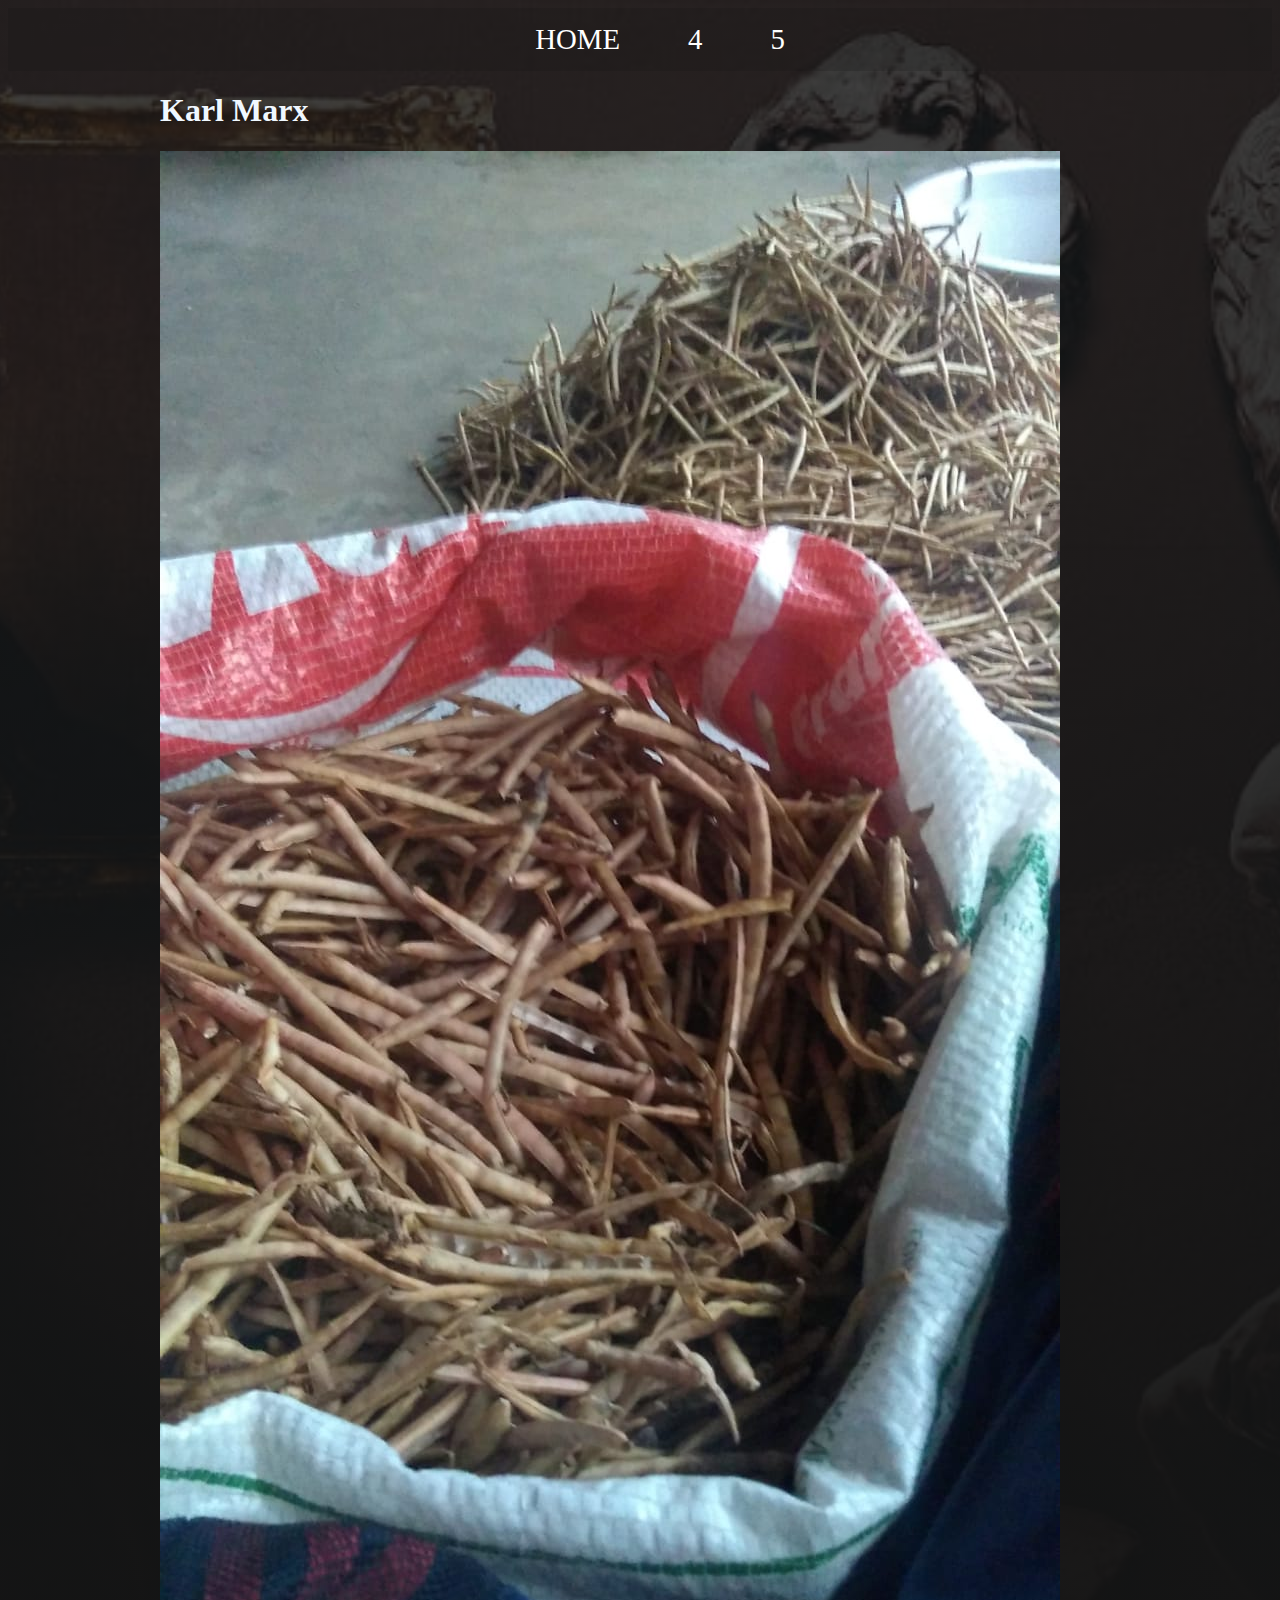
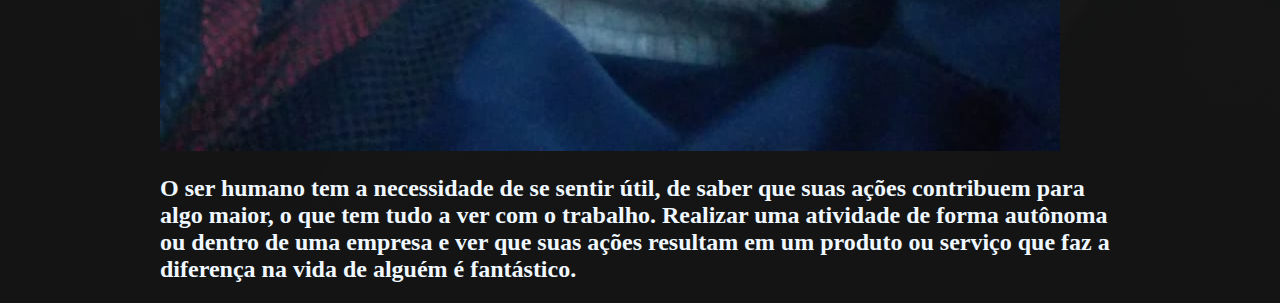
<file: 4.HTML>
<!DOCTYPE html>
<html lang="pt-br">
<head>
    <meta charset="UTF-8">
    <meta http-equiv="X-UA-Compatible" content="IE=edge">
    <meta name="viewport" content="width=device-width, initial-scale=1.0">
    <link rel="stylesheet" href="4.css">
    
    <title>Karl Marx</title>
</head>
<body>
  <header>
    <div class="menu-content">
      
      <nav class="header-menu">
          <ul class="list-itens">
              <a href="index.html">
                  <li>Home</li>
             
              <a href="4.HTML">
                <LI>4</LI>
              </A>
              <a href="5.HTML">
                <LI>5</LI>
              </A> 
              
             
              
      </nav>
  </div>
  </header>
  <nav>
    <div class="logo">
        <a href="index.html">

        </a>
    </div>
    
  </nav>
  <section class="corpo">
    <div class="texto">
        <h1 class="titulo">Karl Marx</h1>
        <div class="conteudo">
          <div class="imagem">
            <IMG SRC="WhatsApp Image 2022-12-11 at 19.28.49.jpeg"></IMG>
          
          </div>
         <div class="texto">
            <h2>O ser humano tem a necessidade de se sentir útil, de saber que suas ações contribuem para algo maior, o que tem tudo a ver com o trabalho. Realizar uma atividade de forma autônoma ou dentro de uma empresa e ver que suas ações resultam em um produto ou serviço que faz a diferença na vida de alguém é fantástico.</h2>
          
         </div>
          
          
          
          
        </div>
        
        
    </div>

  </section>
</body>
</html>
</file>
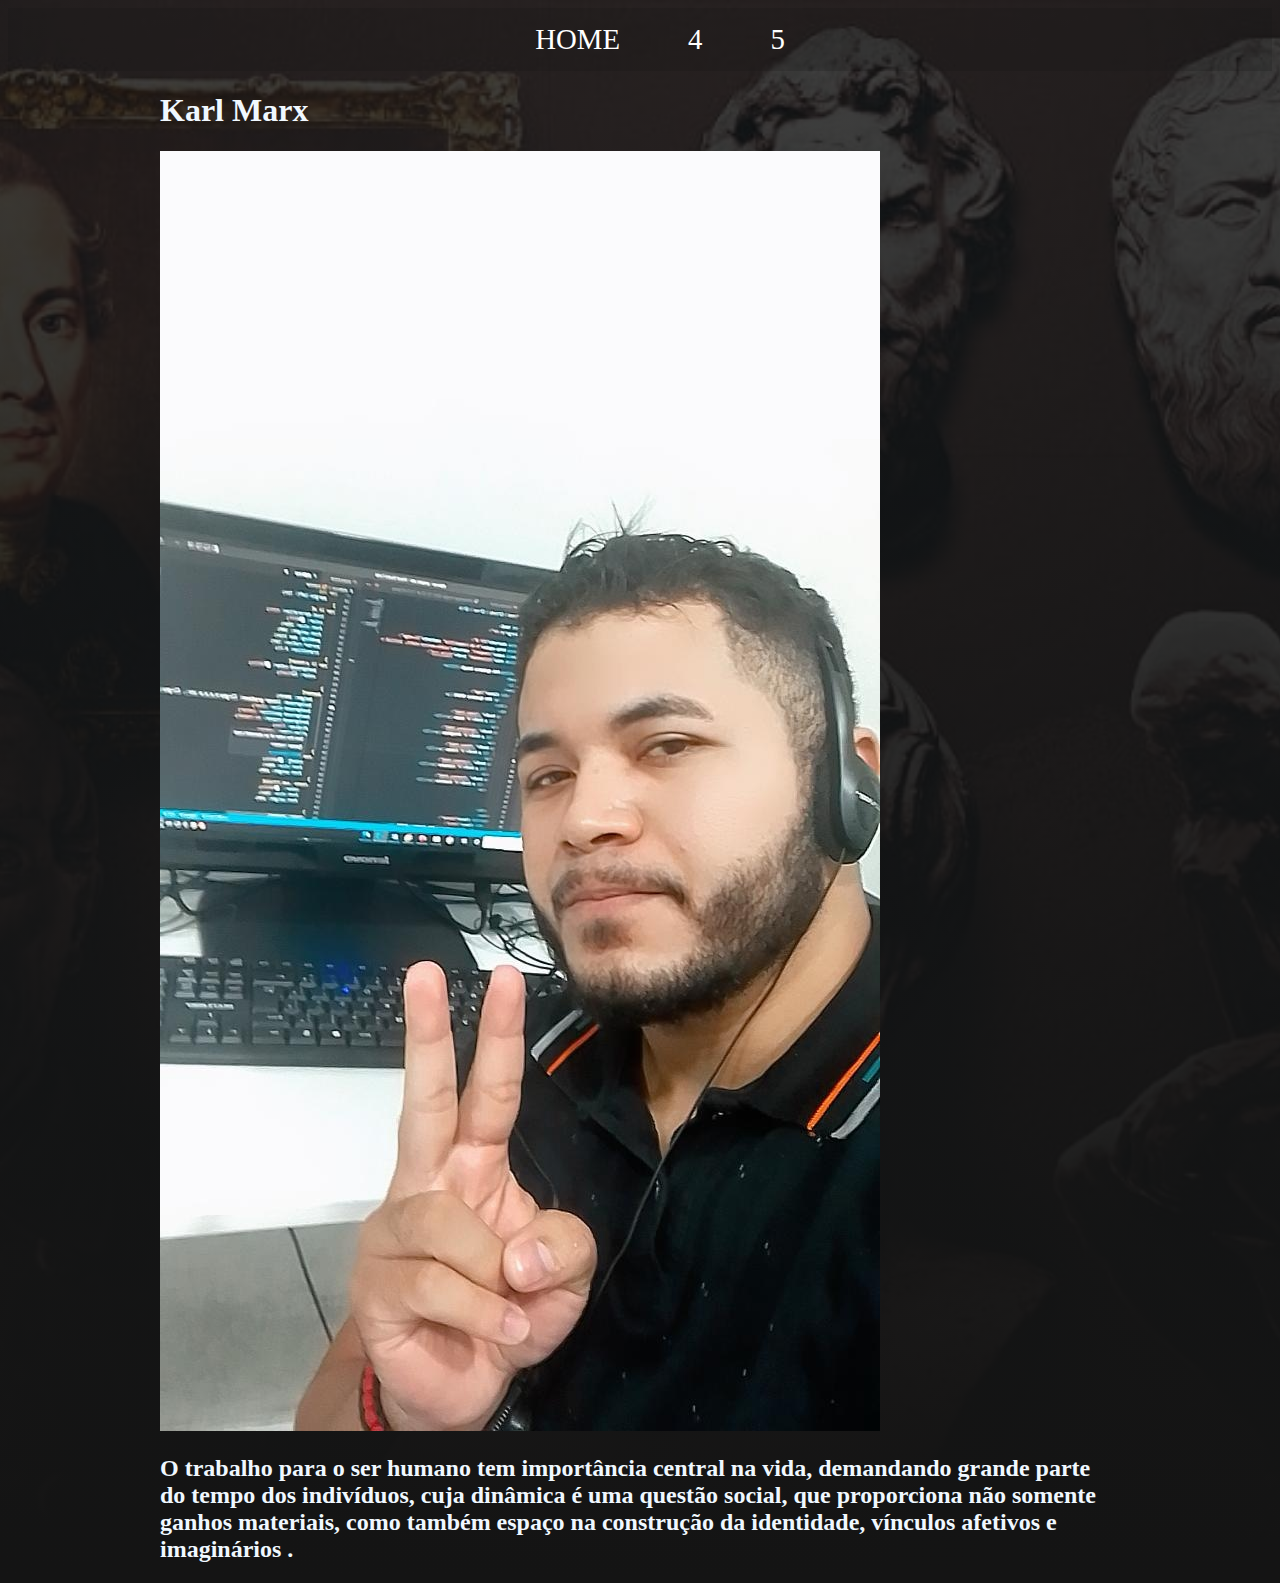
<file: 5.html>
<!DOCTYPE html>
<html lang="pt-br">
<head>
    <meta charset="UTF-8">
    <meta http-equiv="X-UA-Compatible" content="IE=edge">
    <meta name="viewport" content="width=device-width, initial-scale=1.0">
    <link rel="stylesheet" href="4.css">
    
    <title>Karl Marx</title>
</head>
<body>
  <header>
    <div class="menu-content">
      
      <nav class="header-menu">
          <ul class="list-itens">
              <a href="index.html">
                  <li>Home</li>
             
              <a href="4.HTML">
                <LI>4</LI>
              </A>
              <a href="5.HTML">
                <LI>5</LI>
              </A> 
              
             
              
      </nav>
  </div>
  </header>
  <nav>
    <div class="logo">
        <a href="index.html">

        </a>
    </div>
    
  </nav>
  <section class="corpo">
    <div class="texto">
        <h1 class="titulo">Karl Marx</h1>
        <div class="conteudo">
          <div class="imagem">
            <IMG SRC="WhatsApp Image 2022-12-09 at 16.09.51.jpeg"></IMG>
          
          </div>
         <div class="texto">
          <h2>O trabalho para o ser humano tem importância central na vida, demandando grande parte do tempo dos indivíduos, cuja dinâmica é uma questão social, que proporciona não somente ganhos materiais, como também espaço na construção da identidade, vínculos afetivos e imaginários .</h2>
          
         </div>
          
          
          
          
        </div>
        
        
    </div>

  </section>
</body>
</html>
</file>
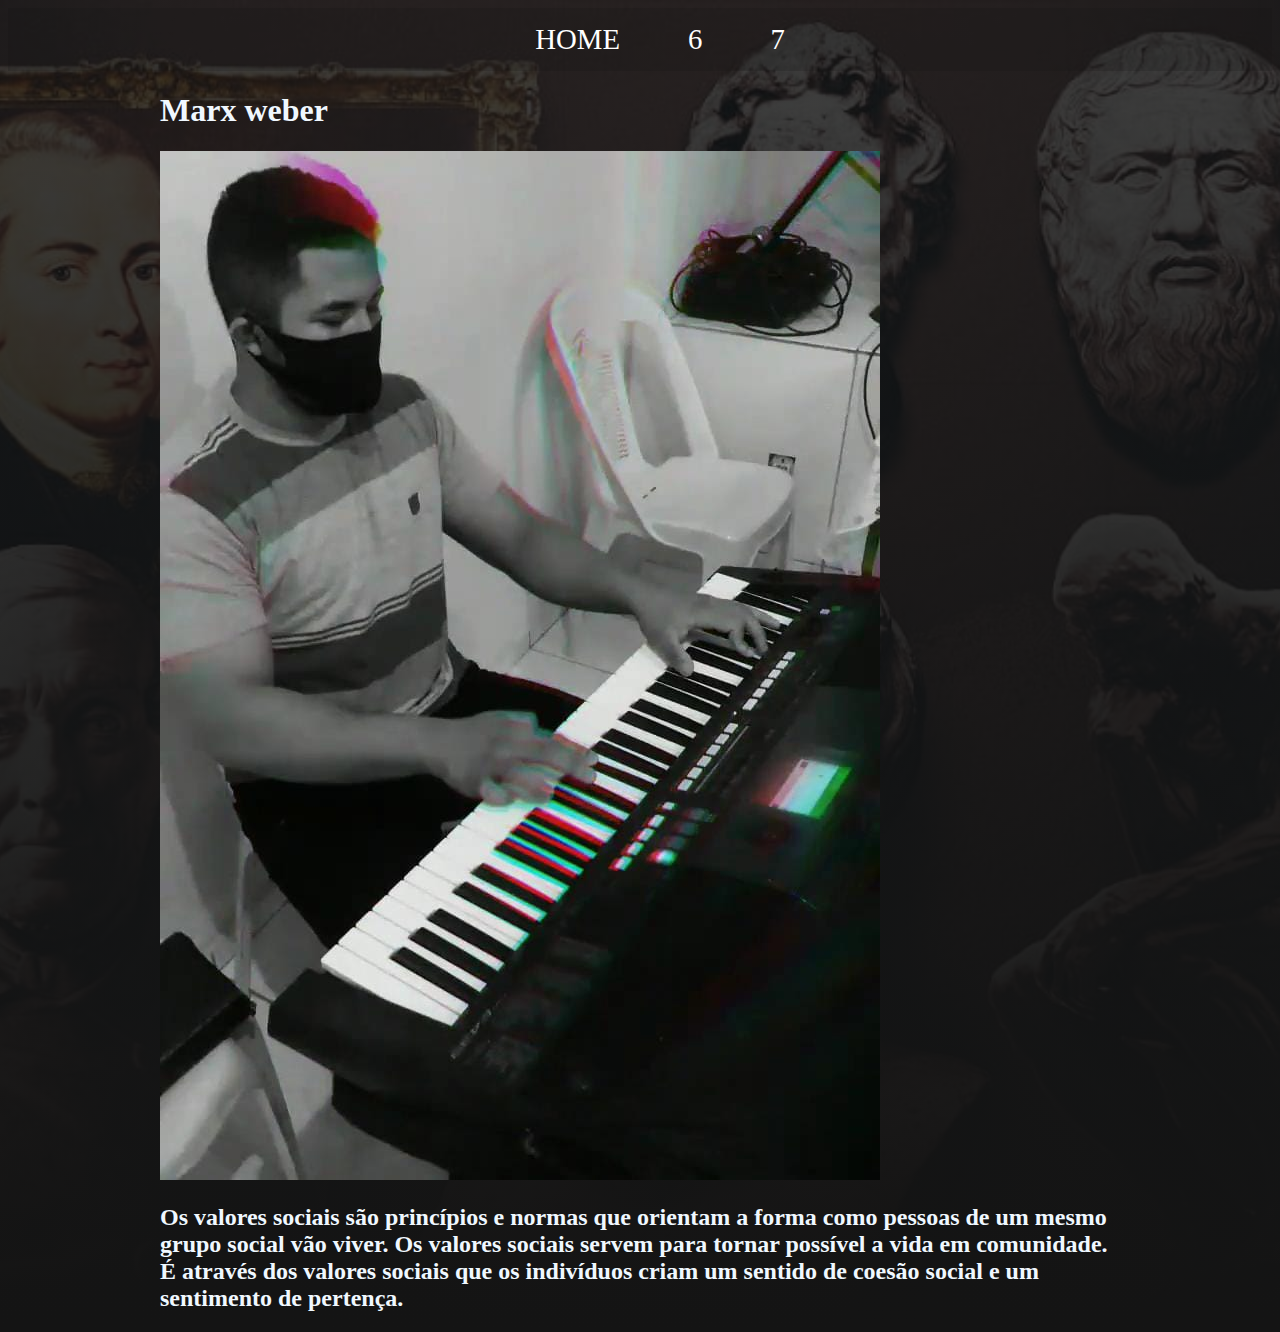
<file: 6.html>
<!DOCTYPE html>
<html lang="pt-br">
<head>
    <meta charset="UTF-8">
    <meta http-equiv="X-UA-Compatible" content="IE=edge">
    <meta name="viewport" content="width=device-width, initial-scale=1.0">
    <link rel="stylesheet" href="weber.css">
    
    <title>Marx weber</title>
</head>
<body>
  <header>
    <div class="menu-content">
      
      <nav class="header-menu">
          <ul class="list-itens">
              <a href="index.html">
                  <li>Home</li>
             
              <a href="6.html">
                <LI>6</LI>
              </A>
              <a href="7.html">
                <LI>7</LI>
              </A> 
              
             
              
      </nav>
  </div>
  </header>
  <nav>
    <div class="logo">
        <a href="index.html">

        </a>
    </div>
    
  </nav>
  <section class="corpo">
    <div class="texto">
        <h1 class="titulo">Marx weber</h1>
        <div class="conteudo">
          <div class="imagem">
            <IMG SRC="WhatsApp Image 2022-12-11 at 23.59.11.jpeg"></IMG>
          
          </div>
         <div class="texto">
             <h2> Os valores sociais são princípios e normas que orientam a forma como pessoas de um mesmo grupo social vão viver. Os valores sociais servem para tornar possível a vida em comunidade. É através dos valores sociais que os indivíduos criam um sentido de coesão social e um sentimento de pertença. </h2>
          
         </div>
          
          
          
          
        </div>
        
        
    </div>

  </section>
</body>
</html>
</file>
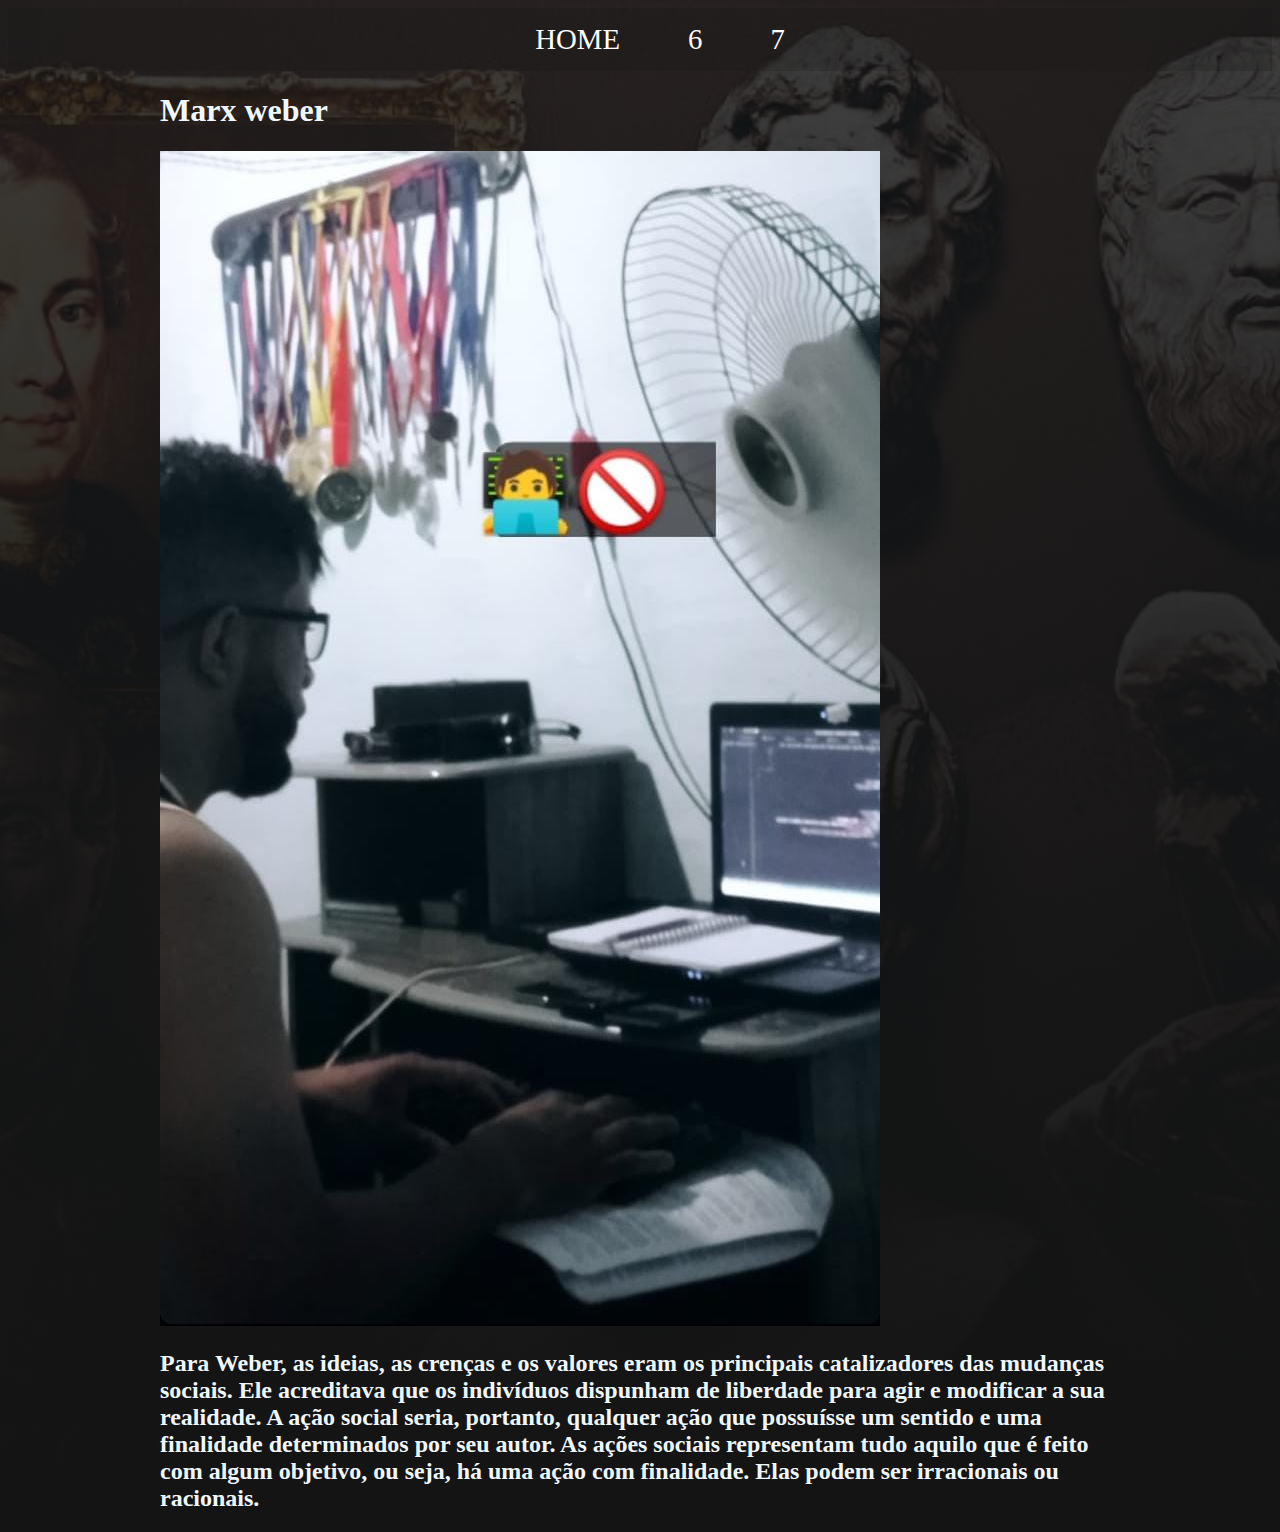
<file: 7.html>
<!DOCTYPE html>
<html lang="pt-br">
<head>
    <meta charset="UTF-8">
    <meta http-equiv="X-UA-Compatible" content="IE=edge">
    <meta name="viewport" content="width=device-width, initial-scale=1.0">
    <link rel="stylesheet" href="weber.css">
    
    <title>Marx weber</title>
</head>
<body>
  <header>
    <div class="menu-content">
      
      <nav class="header-menu">
          <ul class="list-itens">
              <a href="index.html">
                  <li>Home</li>
             
              <a href="6.HTML">
                <LI>6</LI>
              </A>
              <a href="7.HTML">
                <LI>7</LI>
              </A> 
              
             
              
      </nav>
  </div>
  </header>
  <nav>
    <div class="logo">
        <a href="index.html">

        </a>
    </div>
    
  </nav>
  <section class="corpo">
    <div class="texto">
        <h1 class="titulo">Marx weber</h1>
        <div class="conteudo">
          <div class="imagem">
            <IMG SRC="WhatsApp Image 2022-12-12 at 00.14.22.jpeg"></IMG>
          
          </div>
         <div class="texto">
             <h2> Para Weber, as ideias, as crenças e os valores eram os principais catalizadores das mudanças sociais. Ele acreditava que os indivíduos dispunham de liberdade para agir e modificar a sua realidade. A ação social seria, portanto, qualquer ação que possuísse um sentido e uma finalidade determinados por seu autor. As ações sociais representam tudo aquilo que é feito com algum objetivo, ou seja, há uma ação com finalidade. Elas podem ser irracionais ou racionais.</h2>
          
         </div>
          
          
          
          
        </div>
        
        
    </div>

  </section>
</body>
</html>
</file>
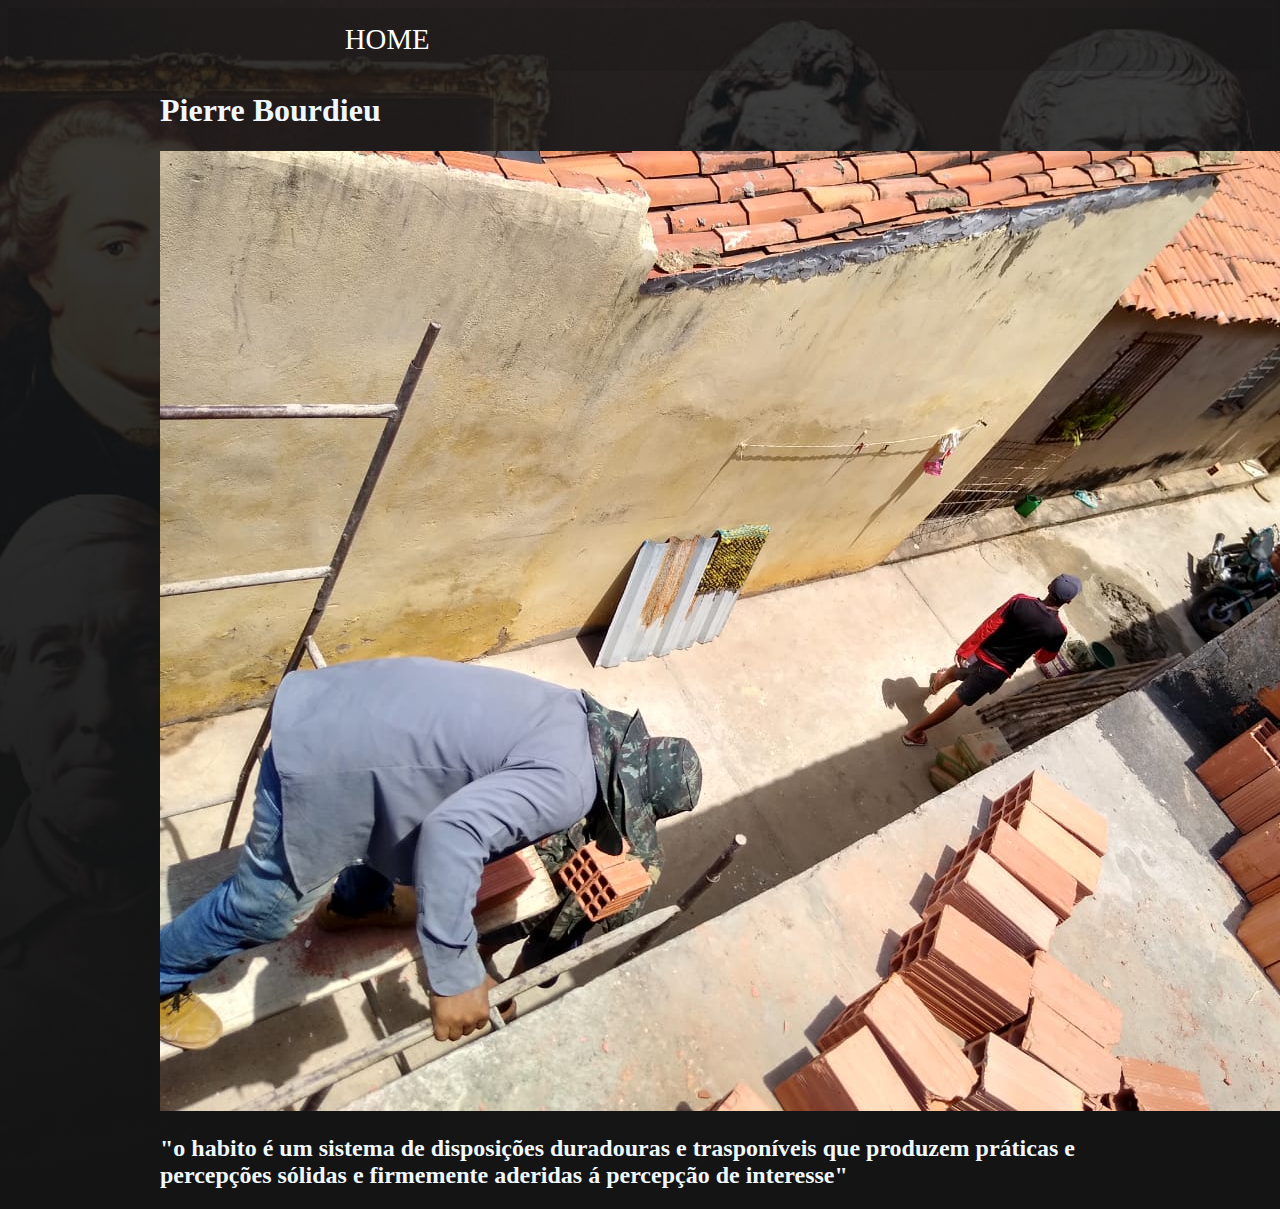
<file: bourdieu.html>
<!DOCTYPE html>
<html lang="pt-br">
<head>
    <meta charset="UTF-8">
    <meta http-equiv="X-UA-Compatible" content="IE=edge">
    <meta name="viewport" content="width=device-width, initial-scale=1.0">
    <link rel="stylesheet" href="bourdieu.css">
    
    <title>Pierre Bourdieu</title>
</head>
<body>
  <header>
     <div class="menu-content">
      
          <nav class="header-menu">
             <ul class="list-itens">
                <a href="index.html">
                    <li>Home</li>
                
             
        
          </nav>
     </div>
  </header>
  <nav>
    <div class="logo">
        <a href="index.html">

        </a>
    </div>
    
  </nav>
  <section class="corpo">
    <div class="texto">
        <h1 class="titulo">Pierre Bourdieu</h1>
        <div class="conteudo">
          <div class="imagem">
            <IMG SRC="WhatsApp Image 2023-02-01 at 11.51.46.jpeg"></IMG>
          
          </div>
         <div class="texto">
             <h2>"o habito é um sistema de disposições duradouras e trasponíveis que produzem práticas e percepções sólidas e firmemente aderidas á percepção de interesse"
    
             </h2>
          
         </div>
          
          
          
          
        </div>
        
        
    </div>

  </section>
</body>
</html>
</file>
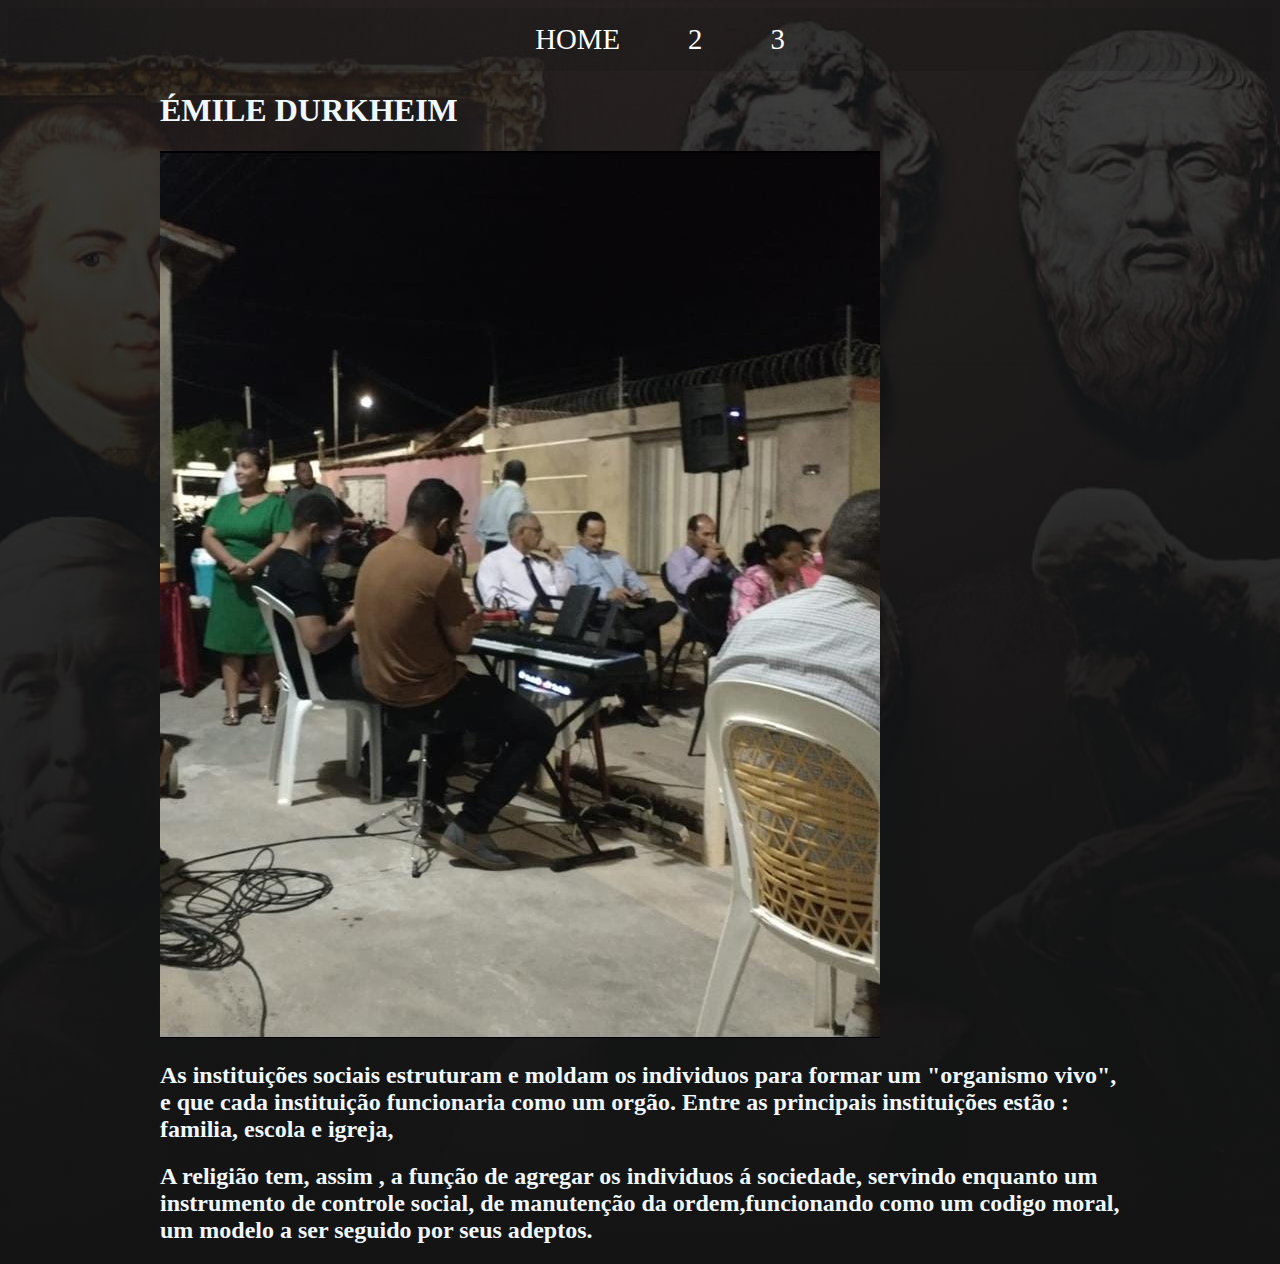
<file: durkheim.HTML>
<!DOCTYPE html>
<html lang="pt-br">
<head>
    <meta charset="UTF-8">
    <meta http-equiv="X-UA-Compatible" content="IE=edge">
    <meta name="viewport" content="width=device-width, initial-scale=1.0">
    <link rel="stylesheet" href="durkheim.css">
    
    <title>ÉMILE DURKHEIM</title>
</head>
<body>
  <header>
    <div class="menu-content">
      
      <nav class="header-menu">
          <ul class="list-itens">
              <a href="index.html">
                  <li>Home</li>
             
              <a href="2.HTML">
                <LI>2</LI>
              </A>
              <a href="3.HTML">
                <LI>3</LI>
              </A> 
              
             
              
      </nav>
  </div>
  </header>
  <nav>
    <div class="logo">
        <a href="index.html">

        </a>
    </div>
    
  </nav>
  <section class="corpo">
    <div class="texto">
        <h1 class="titulo">ÉMILE DURKHEIM</h1>
        <div class="conteudo">
          <div class="imagem">
            <IMG SRC="WhatsApp Image 2022-12-11 at 10.57.48.jpeg"></IMG>
          
          </div>
         <div class="texto">
          <h2>As instituições sociais estruturam e moldam os individuos para formar um "organismo vivo", e que cada instituição funcionaria como um orgão. Entre as principais instituições estão : familia, escola e igreja, </h2>
          <h2> A  religião tem, assim , a função de agregar os individuos á sociedade, servindo enquanto um instrumento de controle social, de manutenção da ordem,funcionando como um codigo moral, um modelo a ser seguido por seus adeptos.
         </div>
          
          
          
          
        </div>
        
        
    </div>

  </section>
</body>
</html>
</file>
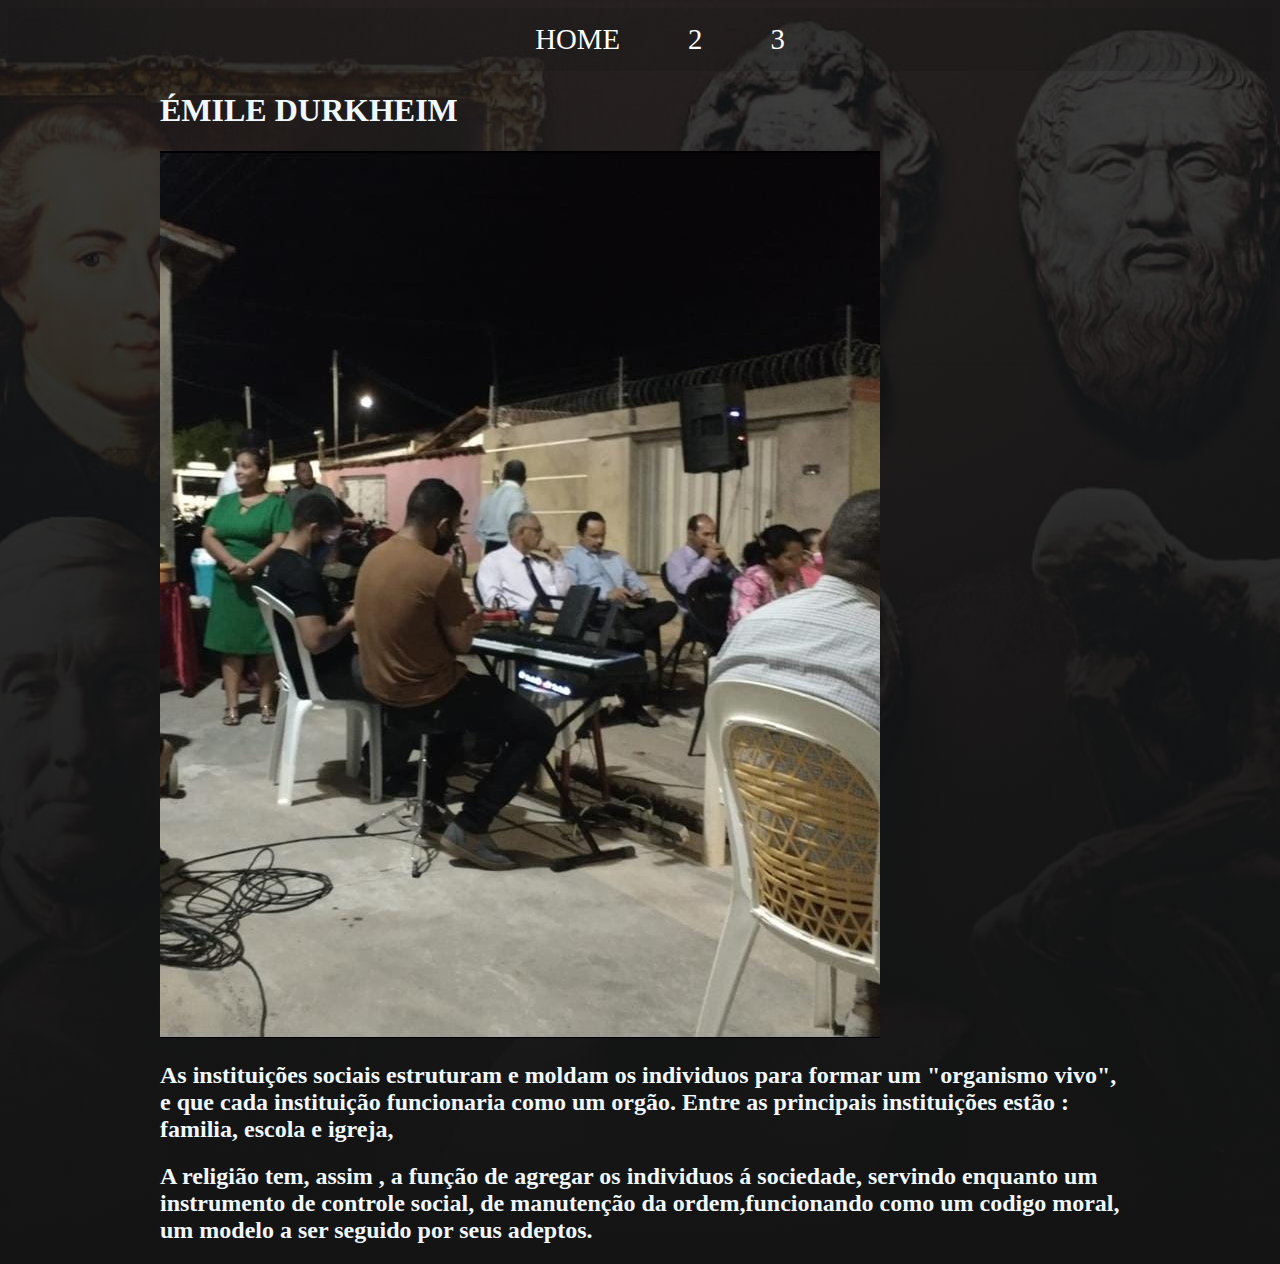
<file: durkheim.html>
<!DOCTYPE html>
<html lang="pt-br">
<head>
    <meta charset="UTF-8">
    <meta http-equiv="X-UA-Compatible" content="IE=edge">
    <meta name="viewport" content="width=device-width, initial-scale=1.0">
    <link rel="stylesheet" href="durkheim.css">
    
    <title>ÉMILE DURKHEIM</title>
</head>
<body>
  <header>
    <div class="menu-content">
      
      <nav class="header-menu">
          <ul class="list-itens">
              <a href="index.html">
                  <li>Home</li>
             
              <a href="2.HTML">
                <LI>2</LI>
              </A>
              <a href="3.HTML">
                <LI>3</LI>
              </A> 
              
             
              
      </nav>
  </div>
  </header>
  <nav>
    <div class="logo">
        <a href="index.html">

        </a>
    </div>
    
  </nav>
  <section class="corpo">
    <div class="texto">
        <h1 class="titulo">ÉMILE DURKHEIM</h1>
        <div class="conteudo">
          <div class="imagem">
            <IMG SRC="WhatsApp Image 2022-12-11 at 10.57.48.jpeg"></IMG>
          
          </div>
         <div class="texto">
          <h2>As instituições sociais estruturam e moldam os individuos para formar um "organismo vivo", e que cada instituição funcionaria como um orgão. Entre as principais instituições estão : familia, escola e igreja, </h2>
          <h2> A  religião tem, assim , a função de agregar os individuos á sociedade, servindo enquanto um instrumento de controle social, de manutenção da ordem,funcionando como um codigo moral, um modelo a ser seguido por seus adeptos.
         </div>
          
          
          
          
        </div>
        
        
    </div>

  </section>
</body>
</html>
</file>
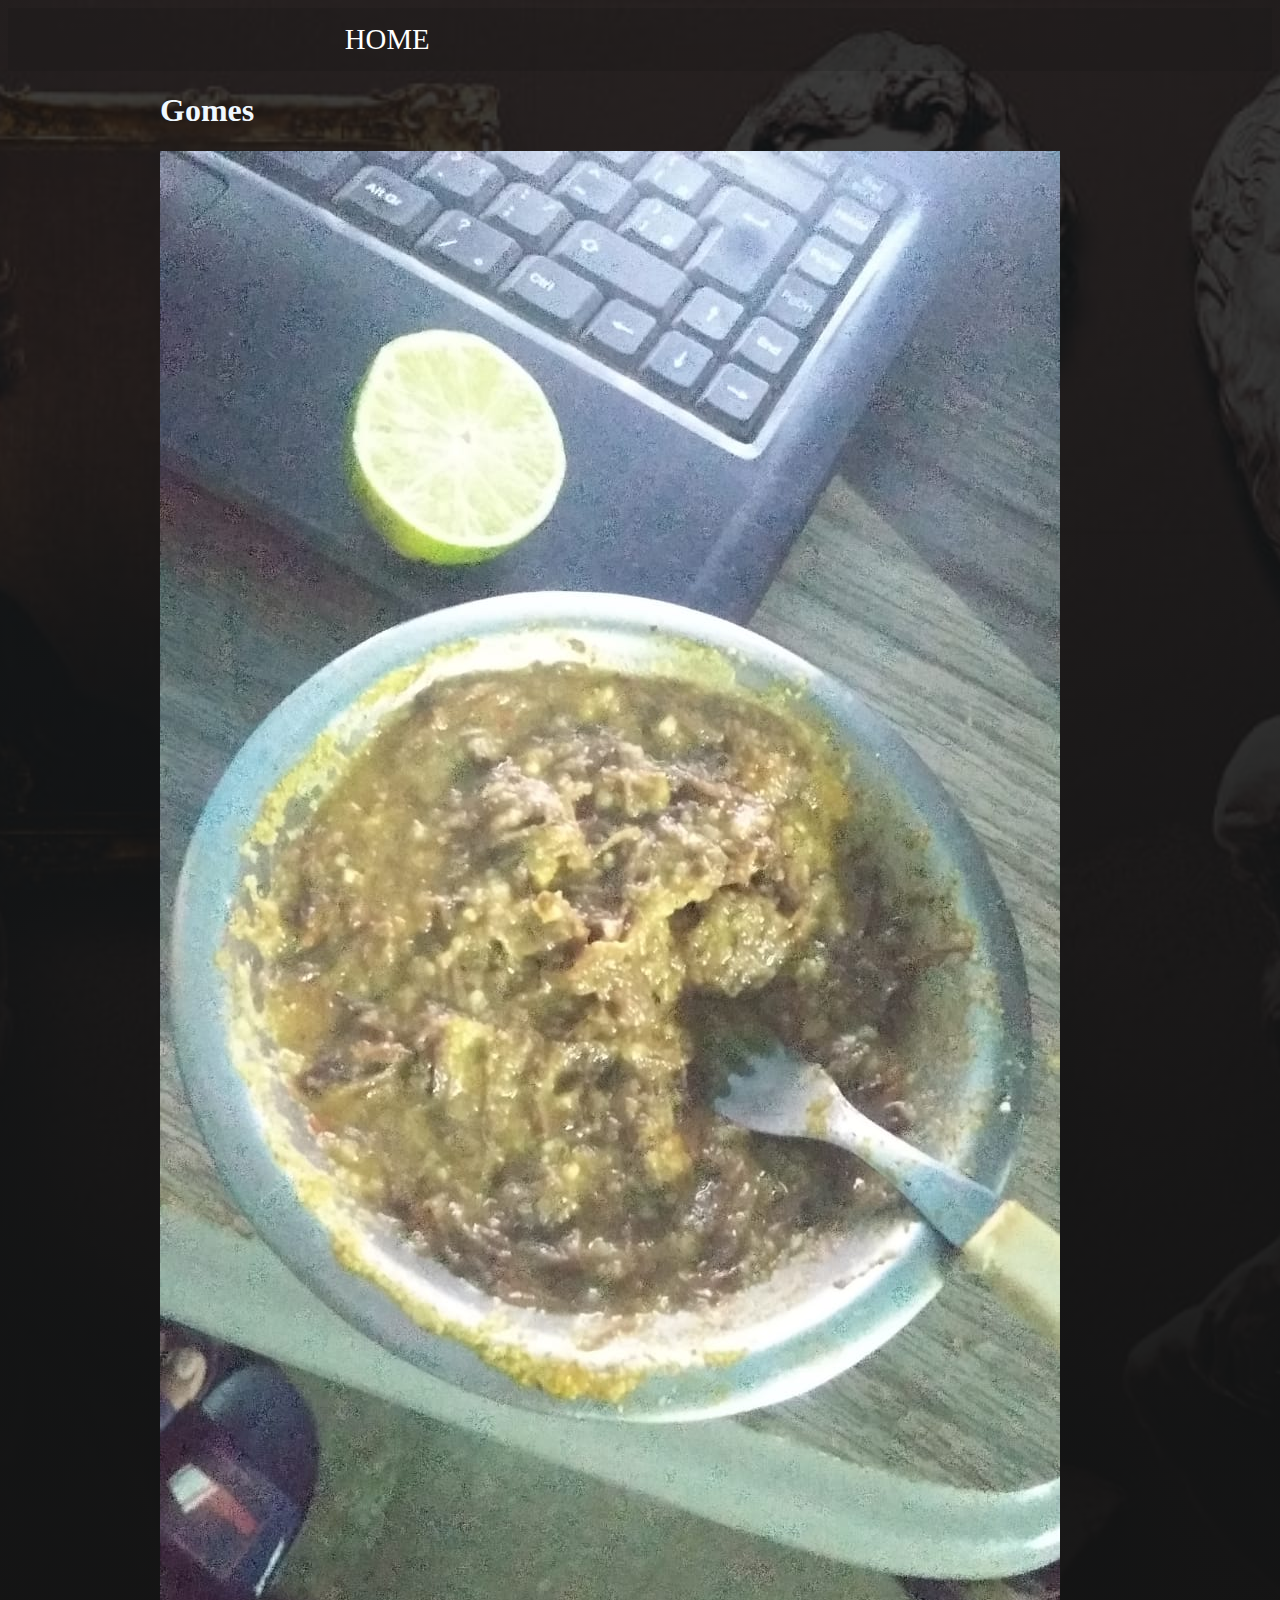
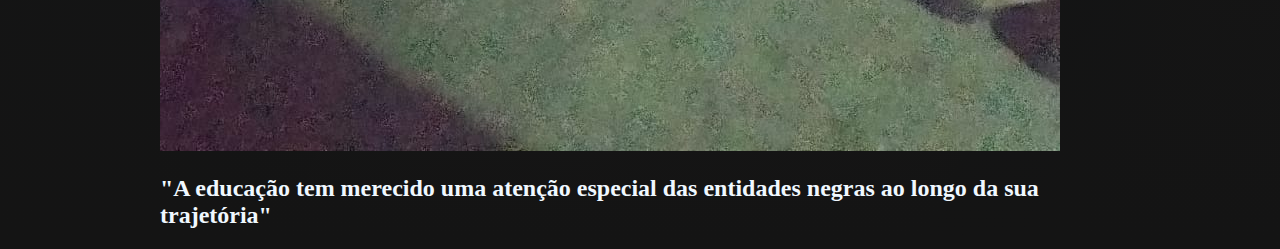
<file: Gomes.html>
<!DOCTYPE html>
<html lang="pt-br">
<head>
    <meta charset="UTF-8">
    <meta hsttp-equiv="X-UA-Compatible" content="IE=edge">
    <meta name="viewport" content="width=device-width, initial-scale=1.0">
    <link rel="stylesheet" href="gomes.css">
    
    <title>Gomes</title>
</head>
<body>
  <header>
    <div class="menu-content">
      
      <nav class="header-menu">
          <ul class="list-itens">
              <a href="index.html">
                  <li>Home</li>
             
              
              
      </nav>
  </div>
  </header>
  <nav>
    <div class="logo">
        <a href="index.html">

        </a>
    </div>
    
  </nav>
  <section class="corpo">
    <div class="texto">
        <h1 class="titulo">Gomes</h1>
        <div class="conteudo">
          <div class="imagem">
            <IMG SRC="WhatsApp Image 2023-02-01 at 11.49.38.jpeg"></IMG>
          
          </div>
         <div class="texto">
          <h2>"A educação tem merecido uma atenção especial das entidades negras ao longo da sua trajetória" </h2>
      
         </div>
          
          
          
          
        </div>
        
        
    </div>

  </section>
</body>
</html>
</file>
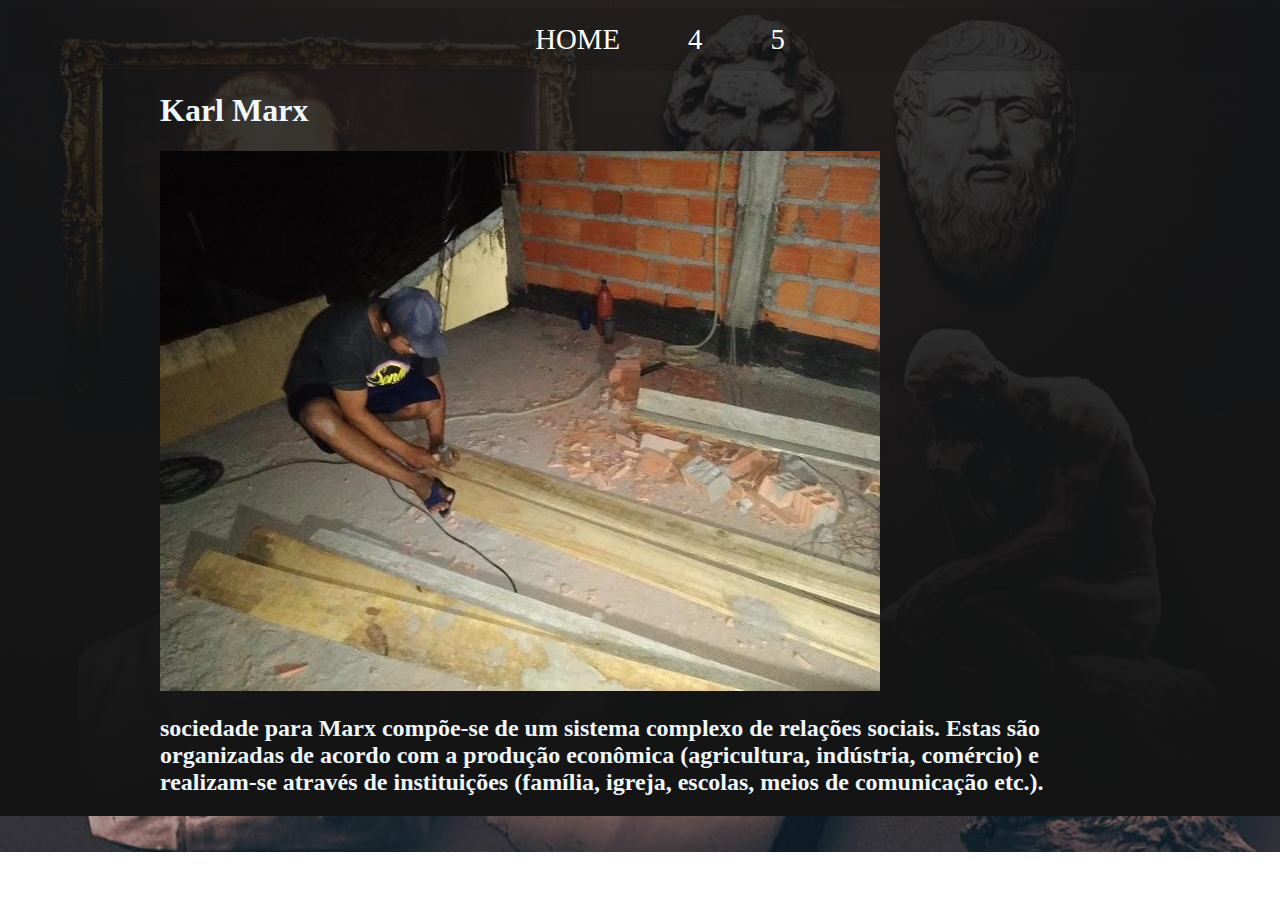
<file: marx.html>
<!DOCTYPE html>
<html lang="pt-br">
<head>
    <meta charset="UTF-8">
    <meta http-equiv="X-UA-Compatible" content="IE=edge">
    <meta name="viewport" content="width=device-width, initial-scale=1.0">
    <link rel="stylesheet" href="marx.css">
    
    <title>Karl Marx</title>
</head>
<body>
  <header>
    <div class="menu-content">
      
      <nav class="header-menu">
          <ul class="list-itens">
              <a href="index.html">
                  <li>Home</li>
             
              <a href="4.HTML">
                <LI>4</LI>
              </A>
              <a href="5.HTML">
                <LI>5</LI>
              </A> 
              
             
              
      </nav>
  </div>
  </header>
  <nav>
    <div class="logo">
        <a href="index.html">

        </a>
    </div>
    
  </nav>
  <section class="corpo">
    <div class="texto">
        <h1 class="titulo">Karl Marx</h1>
        <div class="conteudo">
          <div class="imagem">
            <IMG SRC="WhatsApp Image 2022-12-11 at 18.46.06.jpeg"></IMG>
          
          </div>
         <div class="texto">
             <h2> sociedade para Marx compõe-se de um sistema complexo de relações sociais. Estas são organizadas de acordo com a produção econômica (agricultura, indústria, comércio) e realizam-se através de instituições (família, igreja, escolas, meios de comunicação etc.). </h2>
          
         </div>
          
          
          
          
        </div>
        
        
    </div>

  </section>
</body>
</html>
</file>
<file: 4.css>
body{
   
    background: linear-gradient(rgba(17, 17, 17, 0.8), rgba(20, 20, 20, 1)),url(WhatsApp\ Image\ 2022-10-29\ at\ 22.38.45.jpeg);
     background-position: center center;
   background-size: cover;
   background-position-y: 0px;
    background-repeat: no-repeat;
      color: aliceblue;
      
  }
  .corpo{
      width: 960px;
      margin: auto;
  }
  .conteudo{
      display: table;
  
  }
  .imagem{
      display: table-cell;
      width: 40px;
      float: left;
  
  }
  .texto{
      display: table-cell;
      float: left;
      
  }
  header{
      width: 100%;
      height: 7vh;
      background-color: rgba(22,22,22,0.2);
  
  }
  .menu-content{
      text-transform: uppercase;
      height: 100%;
      display: flex;
      justify-content: space-around;
      align-items: center;
      font-size: 1.8rem;
  }
  
  .logo{
      font-size: 1.8rem;
      letter-spacing: 0.4rem;
      cursor: pointer;
  }
  .menu-content .list-itens{
      display: flex;
      list-style: none;
      gap: 20px;
  }
  .menu-content .list-itens a{
      text-decoration: none;
      color: white;
      padding: 1.5rem;
      transition: 2ms ease-in;
      position: relative;
  }
  .menu-content .list-itens a:before{
      content: ' ';
      position: absolute;
      bottom: 0;
      left: 0;
      width: 0px;
      height: 1px;
      background-color: rgb(251,255,0);
      transition: all 1.5s ease;
  }
  .menu-content .list-itens a:hover::before{
      width: 100%;
  }
</file>
<file: weber.css>
body{
   
    background: linear-gradient(rgba(17, 17, 17, 0.8), rgba(20, 20, 20, 1)),url(WhatsApp\ Image\ 2022-10-29\ at\ 22.38.45.jpeg);
     background-position: center center;
   background-size: cover;
   background-position-y: 0px;
    background-repeat: no-repeat;
      color: aliceblue;
      
  }
  .corpo{
      width: 960px;
      margin: auto;
  }
  .conteudo{
      display: table;
  
  }
  .imagem{
      display: table-cell;
      width: 40px;
      float: left;
  
  }
  .texto{
      display: table-cell;
      float: left;
      
  }
  header{
      width: 100%;
      height: 7vh;
      background-color: rgba(22,22,22,0.2);
  
  }
  .menu-content{
      text-transform: uppercase;
      height: 100%;
      display: flex;
      justify-content: space-around;
      align-items: center;
      font-size: 1.8rem;
  }
  
  .logo{
      font-size: 1.8rem;
      letter-spacing: 0.4rem;
      cursor: pointer;
  }
  .menu-content .list-itens{
      display: flex;
      list-style: none;
      gap: 20px;
  }
  .menu-content .list-itens a{
      text-decoration: none;
      color: white;
      padding: 1.5rem;
      transition: 2ms ease-in;
      position: relative;
  }
  .menu-content .list-itens a:before{
      content: ' ';
      position: absolute;
      bottom: 0;
      left: 0;
      width: 0px;
      height: 1px;
      background-color: rgb(251,255,0);
      transition: all 1.5s ease;
  }
  .menu-content .list-itens a:hover::before{
      width: 100%;
  }
</file>
<file: bourdieu.css>
body{
   
    background: linear-gradient(rgba(17, 17, 17, 0.8), rgba(20, 20, 20, 1)),url(WhatsApp\ Image\ 2022-10-29\ at\ 22.38.45.jpeg);
     background-position: center center;
   background-size: cover;
   background-position-y: 0px;
    background-repeat: no-repeat;
      color: aliceblue;
      
  }
  .corpo{
      width: 960px;
      margin: auto;
  }
  .conteudo{
      display: table;
  
  }
  .imagem{
      display: table-cell;
      width: 40px;
      float: left;
  
  }
  .texto{
      display: table-cell;
      float: left;
      
  }
  header{
      width: 100%;
      height: 7vh;
      background-color: rgba(22,22,22,0.2);
  
  }
  .menu-content{
      text-transform: uppercase;
      height: 100%;
      display: flex;
      justify-content: space-around;
      align-items: center;
      font-size: 1.8rem;
  }
  
  .logo{
      font-size: 1.8rem;
      letter-spacing: 0.4rem;
      cursor: pointer;
  }
  .menu-content .list-itens{
      display: flex;
      list-style: none;
      gap: 20px;
  }
  .menu-content .list-itens a{
      text-decoration: none;
      color: white;
      padding: 1.5rem;
      transition: 2ms ease-in;
      position: relative;
  }
  .menu-content .list-itens a:before{
      content: ' ';
      position: absolute;
      bottom: 0;
      left: 0;
      width: 0px;
      height: 1px;
      background-color: rgb(251,255,0);
      transition: all 1.5s ease;
  }
  .menu-content .list-itens a:hover::before{
      width: 100%;
  }
</file>
<file: durkheim.css>
body{
   
  background: linear-gradient(rgba(17, 17, 17, 0.8), rgba(20, 20, 20, 1)),url(WhatsApp\ Image\ 2022-10-29\ at\ 22.38.45.jpeg);
   background-position: center center;
 background-size: cover;
 background-position-y: 0px;
  background-repeat: no-repeat;
    color: aliceblue;
    
}
.corpo{
    width: 960px;
    margin: auto;
}
.conteudo{
    display: table;

}
.imagem{
    display: table-cell;
    width: 40px;
    float: left;

}
.texto{
    display: table-cell;
    float: left;
    
}
header{
    width: 100%;
    height: 7vh;
    background-color: rgba(22,22,22,0.2);

}
.menu-content{
    text-transform: uppercase;
    height: 100%;
    display: flex;
    justify-content: space-around;
    align-items: center;
    font-size: 1.8rem;
}

.logo{
    font-size: 1.8rem;
    letter-spacing: 0.4rem;
    cursor: pointer;
}
.menu-content .list-itens{
    display: flex;
    list-style: none;
    gap: 20px;
}
.menu-content .list-itens a{
    text-decoration: none;
    color: white;
    padding: 1.5rem;
    transition: 2ms ease-in;
    position: relative;
}
.menu-content .list-itens a:before{
    content: ' ';
    position: absolute;
    bottom: 0;
    left: 0;
    width: 0px;
    height: 1px;
    background-color: rgb(251,255,0);
    transition: all 1.5s ease;
}
.menu-content .list-itens a:hover::before{
    width: 100%;
}
</file>
<file: gomes.css>
body{
   
    background: linear-gradient(rgba(17, 17, 17, 0.8), rgba(20, 20, 20, 1)),url(WhatsApp\ Image\ 2022-10-29\ at\ 22.38.45.jpeg);
     background-position: center center;
   background-size: cover;
   background-position-y: 0px;
    background-repeat: no-repeat;
      color: aliceblue;
      
  }
  .corpo{
      width: 960px;
      margin: auto;
  }
  .conteudo{
      display: table;
  
  }
  .imagem{
      display: table-cell;
      width: 40px;
      float: left;
  
  }
  .texto{
      display: table-cell;
      float: left;
      
  }
  header{
      width: 100%;
      height: 7vh;
      background-color: rgba(22,22,22,0.2);
  
  }
  .menu-content{
      text-transform: uppercase;
      height: 100%;
      display: flex;
      justify-content: space-around;
      align-items: center;
      font-size: 1.8rem;
  }
  
  .logo{
      font-size: 1.8rem;
      letter-spacing: 0.4rem;
      cursor: pointer;
  }
  .menu-content .list-itens{
      display: flex;
      list-style: none;
      gap: 20px;
  }
  .menu-content .list-itens a{
      text-decoration: none;
      color: white;
      padding: 1.5rem;
      transition: 2ms ease-in;
      position: relative;
  }
  .menu-content .list-itens a:before{
      content: ' ';
      position: absolute;
      bottom: 0;
      left: 0;
      width: 0px;
      height: 1px;
      background-color: rgb(251,255,0);
      transition: all 1.5s ease;
  }
  .menu-content .list-itens a:hover::before{
      width: 100%;
  }
</file>
<file: marx.css>
body{
   
    background: linear-gradient(rgba(17, 17, 17, 0.8), rgba(20, 20, 20, 1)),url(WhatsApp\ Image\ 2022-10-29\ at\ 22.38.45.jpeg);
     background-position: center center;
   background-size: cover;
   background-position-y: 0px;
    background-repeat: no-repeat;
      color: aliceblue;
      
  }
  .corpo{
      width: 960px;
      margin: auto;
  }
  .conteudo{
      display: table;
  
  }
  .imagem{
      display: table-cell;
      width: 40px;
      float: left;
  
  }
  .texto{
      display: table-cell;
      float: left;
      
  }
  header{
      width: 100%;
      height: 7vh;
      background-color: rgba(22,22,22,0.2);
  
  }
  .menu-content{
      text-transform: uppercase;
      height: 100%;
      display: flex;
      justify-content: space-around;
      align-items: center;
      font-size: 1.8rem;
  }
  
  .logo{
      font-size: 1.8rem;
      letter-spacing: 0.4rem;
      cursor: pointer;
  }
  .menu-content .list-itens{
      display: flex;
      list-style: none;
      gap: 20px;
  }
  .menu-content .list-itens a{
      text-decoration: none;
      color: white;
      padding: 1.5rem;
      transition: 2ms ease-in;
      position: relative;
  }
  .menu-content .list-itens a:before{
      content: ' ';
      position: absolute;
      bottom: 0;
      left: 0;
      width: 0px;
      height: 1px;
      background-color: rgb(251,255,0);
      transition: all 1.5s ease;
  }
  .menu-content .list-itens a:hover::before{
      width: 100%;
  }
</file>
